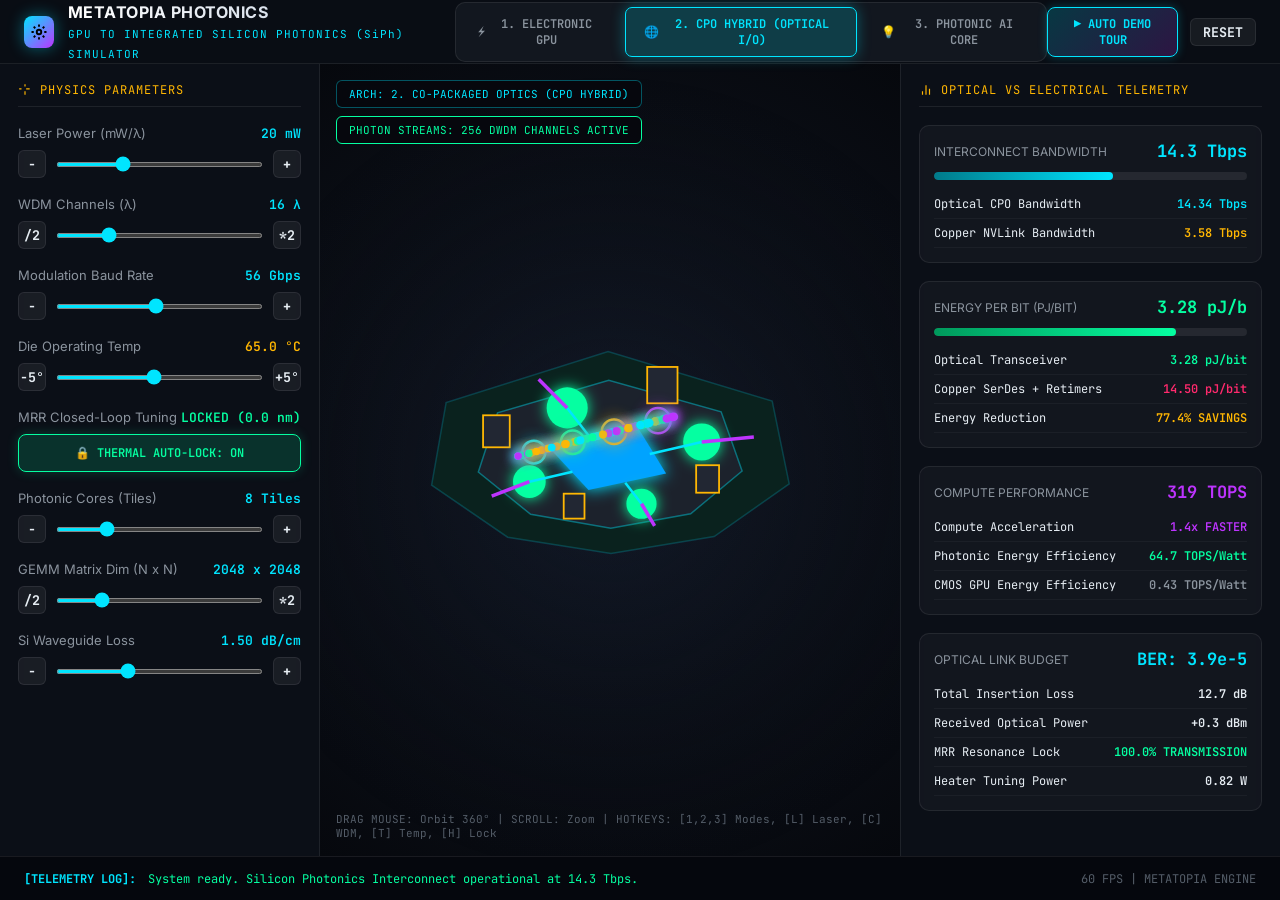
<file: web_simulator/index.html>
<!DOCTYPE html>
<html lang="en">
<head>
  <meta charset="UTF-8">
  <meta name="viewport" content="width=device-width, initial-scale=1.0">
  <title>Metatopia — GPU to Integrated Silicon Photonics Simulator</title>
  <link rel="preconnect" href="https://fonts.googleapis.com">
  <link rel="preconnect" href="https://fonts.gstatic.com" crossorigin>
  <link href="https://fonts.googleapis.com/css2?family=Inter:wght@400;500;600;700&family=JetBrains+Mono:wght@400;600;700&display=swap" rel="stylesheet">
  <link rel="stylesheet" href="style.css">
</head>
<body>
  <!-- Top Navigation & Mode Selector -->
  <header>
    <div class="logo-group">
      <div class="logo-icon">
        <svg width="18" height="18" viewBox="0 0 24 24" fill="none" stroke="#000" stroke-width="2.5">
          <circle cx="12" cy="12" r="3"/>
          <path d="M12 2v3m0 14v3M2 12h3m14 0h3"/>
          <path d="M4.93 4.93l2.12 2.12m9.9 9.9l2.12 2.12M4.93 19.07l2.12-2.12m9.9-9.9l2.12-2.12"/>
        </svg>
      </div>
      <div class="logo-text">
        <h1>METATOPIA PHOTONICS</h1>
        <span>GPU TO INTEGRATED SILICON PHOTONICS (SiPh) SIMULATOR</span>
      </div>
    </div>

    <div class="mode-selector">
      <button class="mode-btn" data-mode="0" id="btn-mode-gpu">
        <span>⚡</span> 1. ELECTRONIC GPU
      </button>
      <button class="mode-btn active" data-mode="1" id="btn-mode-cpo">
        <span>🌐</span> 2. CPO HYBRID (OPTICAL I/O)
      </button>
      <button class="mode-btn" data-mode="2" id="btn-mode-accel">
        <span>💡</span> 3. PHOTONIC AI CORE
      </button>
    </div>

    <div class="action-group">
      <button class="demo-btn" id="btn-demo-tour">▶ AUTO DEMO TOUR</button>
      <button class="step-btn" id="btn-reset" title="Reset defaults" style="width: auto; padding: 0 12px;">RESET</button>
    </div>
  </header>

  <!-- Main 3-Column Workspace -->
  <div class="workspace">
    <!-- Left Parameter Controls Panel -->
    <aside class="panel" id="controls-panel">
      <div class="panel-title">
        <svg width="14" height="14" viewBox="0 0 24 24" fill="none" stroke="currentColor" stroke-width="2"><path d="M12 20v-6m0-8V2m8 8h-6m-8 0H2"/></svg>
        Physics Parameters
      </div>

      <!-- Laser Power -->
      <div class="control-item">
        <div class="control-label">
          <span>Laser Power (mW/λ)</span>
          <span class="control-val" id="val-laser-power">20 mW</span>
        </div>
        <div class="slider-row">
          <button class="step-btn" id="btn-laser-dec">-</button>
          <input type="range" id="slider-laser-power" min="2" max="60" step="2" value="20">
          <button class="step-btn" id="btn-laser-inc">+</button>
        </div>
      </div>

      <!-- WDM Channels -->
      <div class="control-item">
        <div class="control-label">
          <span>WDM Channels (λ)</span>
          <span class="control-val" id="val-wdm-channels">16 λ</span>
        </div>
        <div class="slider-row">
          <button class="step-btn" id="btn-wdm-dec">/2</button>
          <input type="range" id="slider-wdm-channels" min="1" max="64" step="1" value="16">
          <button class="step-btn" id="btn-wdm-inc">*2</button>
        </div>
      </div>

      <!-- Baud Rate -->
      <div class="control-item">
        <div class="control-label">
          <span>Modulation Baud Rate</span>
          <span class="control-val" id="val-baud-rate">56 Gbps</span>
        </div>
        <div class="slider-row">
          <button class="step-btn" id="btn-baud-dec">-</button>
          <input type="range" id="slider-baud-rate" min="10" max="112" step="7" value="56">
          <button class="step-btn" id="btn-baud-inc">+</button>
        </div>
      </div>

      <!-- Die Temperature -->
      <div class="control-item">
        <div class="control-label">
          <span>Die Operating Temp</span>
          <span class="control-val" id="val-temp" style="color: var(--amber-glow)">65.0 °C</span>
        </div>
        <div class="slider-row">
          <button class="step-btn" id="btn-temp-dec">-5°</button>
          <input type="range" id="slider-temp" min="25" max="110" step="1" value="65">
          <button class="step-btn" id="btn-temp-inc">+5°</button>
        </div>
      </div>

      <!-- Closed-Loop Thermal Auto-Lock -->
      <div class="control-item">
        <div class="control-label">
          <span>MRR Closed-Loop Tuning</span>
          <span class="control-val" id="val-lock-state" style="color: var(--emerald-glow)">LOCKED (0.0 nm)</span>
        </div>
        <button class="toggle-btn on" id="btn-toggle-lock">🔒 THERMAL AUTO-LOCK: ON</button>
      </div>

      <!-- Photonic Tensor Cores -->
      <div class="control-item">
        <div class="control-label">
          <span>Photonic Cores (Tiles)</span>
          <span class="control-val" id="val-cores">8 Tiles</span>
        </div>
        <div class="slider-row">
          <button class="step-btn" id="btn-cores-dec">-</button>
          <input type="range" id="slider-cores" min="1" max="32" step="1" value="8">
          <button class="step-btn" id="btn-cores-inc">+</button>
        </div>
      </div>

      <!-- Workload Matrix Size N -->
      <div class="control-item">
        <div class="control-label">
          <span>GEMM Matrix Dim (N x N)</span>
          <span class="control-val" id="val-matrix-dim">2048 x 2048</span>
        </div>
        <div class="slider-row">
          <button class="step-btn" id="btn-matrix-dec">/2</button>
          <input type="range" id="slider-matrix-dim" min="512" max="8192" step="512" value="2048">
          <button class="step-btn" id="btn-matrix-inc">*2</button>
        </div>
      </div>

      <!-- Waveguide Loss -->
      <div class="control-item">
        <div class="control-label">
          <span>Si Waveguide Loss</span>
          <span class="control-val" id="val-wg-loss">1.50 dB/cm</span>
        </div>
        <div class="slider-row">
          <button class="step-btn" id="btn-loss-dec">-</button>
          <input type="range" id="slider-wg-loss" min="0.5" max="3.5" step="0.25" value="1.5">
          <button class="step-btn" id="btn-loss-inc">+</button>
        </div>
      </div>
    </aside>

    <!-- Center 3D Viewport -->
    <main class="viewport-container" id="viewport">
      <canvas id="render-canvas"></canvas>

      <div class="viewport-overlay">
        <div class="overlay-badge" id="badge-active-arch">ARCH: CO-PACKAGED OPTICS (CPO HYBRID)</div>
        <div class="overlay-badge" id="badge-photons-flowing" style="border-color: var(--emerald-glow); color: var(--emerald-glow)">PHOTON STREAMS: 256 DWDM CHANNELS ACTIVE</div>
      </div>

      <div class="viewport-hints">
        DRAG MOUSE: Orbit 360° | SCROLL: Zoom | HOTKEYS: [1,2,3] Modes, [L] Laser, [C] WDM, [T] Temp, [H] Lock
      </div>
    </main>

    <!-- Right Real-time Telemetry & Comparison Panel -->
    <aside class="panel panel-right" id="metrics-panel">
      <div class="panel-title">
        <svg width="14" height="14" viewBox="0 0 24 24" fill="none" stroke="currentColor" stroke-width="2"><path d="M18 20V10M12 20V4M6 20v-6"/></svg>
        Optical vs Electrical Telemetry
      </div>

      <!-- Bandwidth Metric Card -->
      <div class="metric-card">
        <div class="metric-header">
          <span class="metric-name">Interconnect Bandwidth</span>
          <span class="metric-val" id="val-metric-bw">14.3 Tbps</span>
        </div>
        <div class="bar-container" title="Optical vs Copper Bandwidth">
          <div class="bar-fill bar-cyan" id="bar-optical-bw" style="width: 72%;"></div>
        </div>
        <table class="comparison-table">
          <tr>
            <td>Optical CPO Bandwidth</td>
            <td id="table-opt-bw" style="color: var(--cyan-glow)">14.33 Tbps</td>
          </tr>
          <tr>
            <td>Copper NVLink Bandwidth</td>
            <td id="table-elec-bw" style="color: var(--amber-glow)">3.58 Tbps</td>
          </tr>
        </table>
      </div>

      <!-- Energy per Bit Metric Card -->
      <div class="metric-card">
        <div class="metric-header">
          <span class="metric-name">Energy per Bit (pJ/bit)</span>
          <span class="metric-val" id="val-metric-pj" style="color: var(--emerald-glow)">1.82 pJ/b</span>
        </div>
        <div class="bar-container">
          <div class="bar-fill bar-emerald" id="bar-energy-sav" style="width: 77%;"></div>
        </div>
        <table class="comparison-table">
          <tr>
            <td>Optical Transceiver</td>
            <td id="table-opt-pj" style="color: var(--emerald-glow)">1.82 pJ/bit</td>
          </tr>
          <tr>
            <td>Copper SerDes + Retimers</td>
            <td id="table-elec-pj" style="color: var(--ruby-glow)">14.50 pJ/bit</td>
          </tr>
          <tr>
            <td>Energy Reduction</td>
            <td id="table-energy-savings" style="color: var(--amber-glow)">77.3% SAVINGS</td>
          </tr>
        </table>
      </div>

      <!-- Compute Throughput & Efficiency -->
      <div class="metric-card">
        <div class="metric-header">
          <span class="metric-name">Compute Performance</span>
          <span class="metric-val" id="val-metric-tops" style="color: var(--purple-glow)">5,243 TOPS</span>
        </div>
        <table class="comparison-table">
          <tr>
            <td>Compute Acceleration</td>
            <td id="table-speedup" style="color: var(--purple-glow)">22.2x FASTER</td>
          </tr>
          <tr>
            <td>Photonic Energy Efficiency</td>
            <td id="table-opt-eff" style="color: var(--emerald-glow)">64.7 TOPS/Watt</td>
          </tr>
          <tr>
            <td>CMOS GPU Energy Efficiency</td>
            <td id="table-elec-eff" style="color: var(--text-secondary)">0.43 TOPS/Watt</td>
          </tr>
        </table>
      </div>

      <!-- Optical Link Budget & Resonance -->
      <div class="metric-card">
        <div class="metric-header">
          <span class="metric-name">Optical Link Budget</span>
          <span class="metric-val" id="val-metric-ber" style="color: var(--cyan-glow)">BER &lt; 10⁻¹²</span>
        </div>
        <table class="comparison-table">
          <tr>
            <td>Total Insertion Loss</td>
            <td id="table-loss-db">12.7 dB</td>
          </tr>
          <tr>
            <td>Received Optical Power</td>
            <td id="table-rx-power">+3.3 dBm</td>
          </tr>
          <tr>
            <td>MRR Resonance Lock</td>
            <td id="table-mrr-lock" style="color: var(--emerald-glow)">100.0% TRANSMISSION</td>
          </tr>
          <tr>
            <td>Heater Tuning Power</td>
            <td id="table-heater-power">1.02 W</td>
          </tr>
        </table>
      </div>
    </aside>
  </div>

  <!-- Bottom Console Telemetry Bar -->
  <footer>
    <div class="log-stream">
      <span style="color: var(--cyan-glow); font-weight: bold;">[TELEMETRY LOG]:</span>
      <span id="log-text">System ready. Silicon Photonics Interconnect operational at 14.3 Tbps.</span>
    </div>
    <div class="fps-counter" id="fps-display">60 FPS | METATOPIA ENGINE</div>
  </footer>

  <script src="app.js"></script>
</body>
</html>
</file>
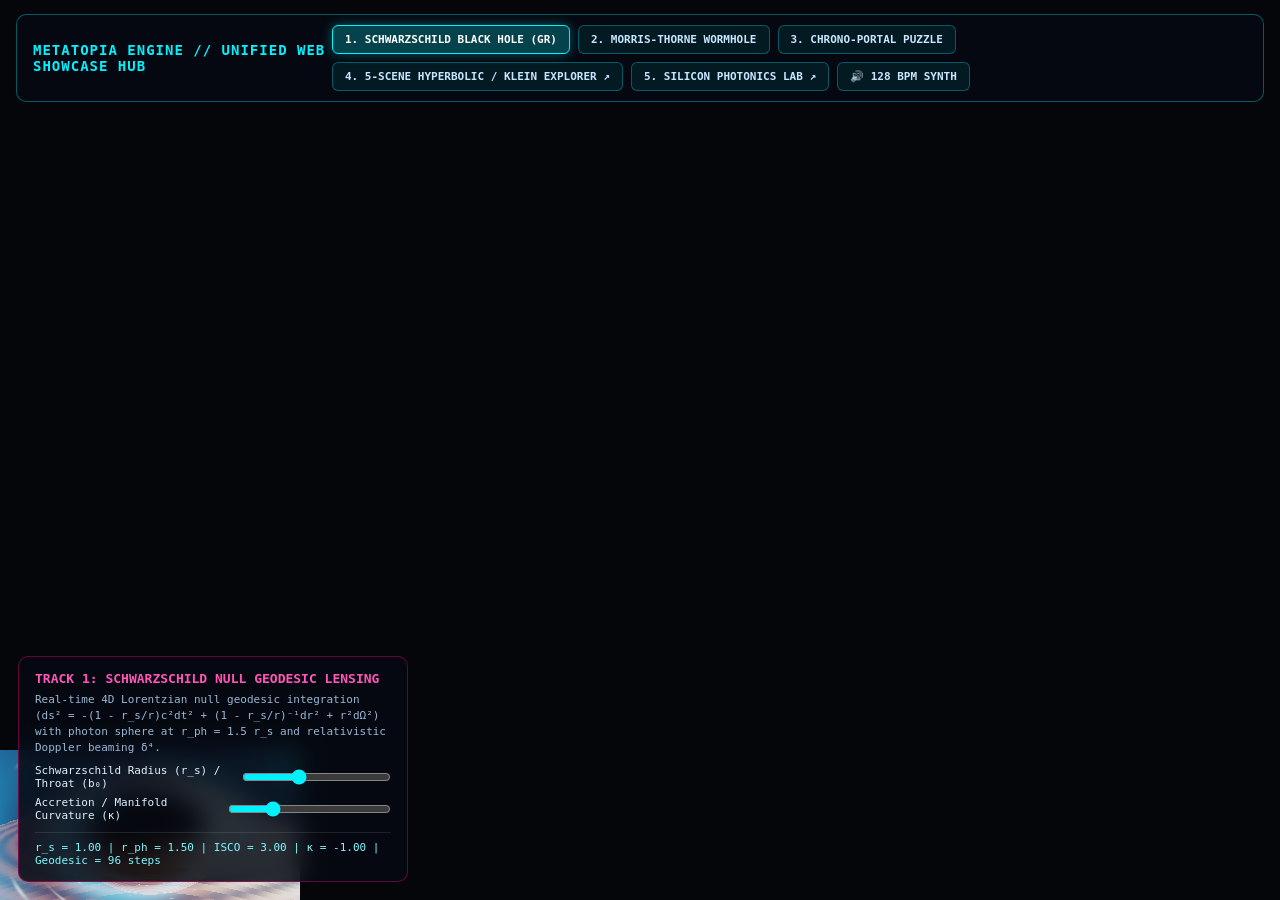
<file: web_simulator/hub.html>
<!DOCTYPE html>
<html lang="en">
<head>
<meta charset="UTF-8" />
<meta name="viewport" content="width=device-width, initial-scale=1.0" />
<title>METATOPIA SHOWCASE HUB — General Relativity, Wormholes & Non-Euclidean Portals</title>
<style>
  * { box-sizing: border-box; margin: 0; padding: 0; }
  body, html {
    width: 100%; height: 100%; overflow: hidden;
    background: #04060a; color: #e2f1ff;
    font-family: 'JetBrains Mono', 'SF Mono', Menlo, monospace;
  }
  #glcanvas { width: 100vw; height: 100vh; display: block; }
  .top-nav {
    position: fixed; top: 14px; left: 16px; right: 16px;
    display: flex; align-items: center; justify-content: space-between;
    background: rgba(6, 10, 18, 0.84);
    border: 1px solid rgba(0, 242, 254, 0.35);
    backdrop-filter: blur(12px);
    border-radius: 10px; padding: 10px 16px; z-index: 20;
  }
  .brand { font-size: 14px; font-weight: 800; color: #00f2fe; letter-spacing: 1px; }
  .tabs { display: flex; gap: 8px; flex-wrap: wrap; }
  .btn {
    padding: 7px 12px; font-size: 11px; font-family: inherit; font-weight: 700;
    color: #c8e6ff; background: rgba(0, 242, 254, 0.08);
    border: 1px solid rgba(0, 242, 254, 0.3); border-radius: 6px;
    cursor: pointer; text-decoration: none; transition: 0.15s;
  }
  .btn:hover, .btn.active {
    background: rgba(0, 242, 254, 0.25); color: #fff; border-color: #00f2fe;
    box-shadow: 0 0 12px rgba(0, 242, 254, 0.35);
  }
  .hud-card {
    position: fixed; bottom: 18px; left: 18px; width: 390px;
    background: rgba(6, 10, 18, 0.84);
    border: 1px solid rgba(255, 0, 127, 0.38);
    backdrop-filter: blur(12px);
    border-radius: 10px; padding: 14px 16px; z-index: 20;
  }
  .hud-card h2 { font-size: 13px; color: #ff55b8; margin-bottom: 6px; }
  .hud-card p { font-size: 11px; color: #9ab8d4; line-height: 1.45; margin-bottom: 8px; }
  .control-row {
    display: flex; align-items: center; justify-content: space-between;
    font-size: 11px; margin-top: 6px;
  }
  .control-row input[type=range] { width: 190px; accent-color: #00f2fe; }
  .telemetry {
    margin-top: 10px; padding-top: 8px;
    border-top: 1px solid rgba(255,255,255,0.1);
    font-size: 11px; color: #7ef9ff;
  }
</style>
</head>
<body>
<canvas id="glcanvas"></canvas>

<div class="top-nav">
  <div class="brand">METATOPIA ENGINE // UNIFIED WEB SHOWCASE HUB</div>
  <div class="tabs">
    <button class="btn active" id="tab-bh" onclick="setMode(0)">1. SCHWARZSCHILD BLACK HOLE (GR)</button>
    <button class="btn" id="tab-wh" onclick="setMode(1)">2. MORRIS-THORNE WORMHOLE</button>
    <button class="btn" id="tab-pz" onclick="setMode(2)">3. CHRONO-PORTAL PUZZLE</button>
    <a class="btn" href="non_euclidean_portal.html">4. 5-SCENE HYPERBOLIC / KLEIN EXPLORER ↗</a>
    <a class="btn" href="index.html">5. SILICON PHOTONICS LAB ↗</a>
    <button class="btn" id="audio-btn" onclick="toggleAudio()">🔊 128 BPM SYNTH</button>
  </div>
</div>

<div class="hud-card">
  <h2 id="mode-title">TRACK 1: SCHWARZSCHILD NULL GEODESIC LENSING</h2>
  <p id="mode-desc">
    Real-time 4D Lorentzian null geodesic integration (ds² = -(1 - r_s/r)c²dt² + (1 - r_s/r)⁻¹dr² + r²dΩ²) with photon sphere at r_ph = 1.5 r_s and relativistic Doppler beaming δ⁴.
  </p>
  <div class="control-row">
    <span>Schwarzschild Radius (r_s) / Throat (b₀)</span>
    <input id="rs-slider" type="range" min="0.3" max="2.2" step="0.05" value="1.0" />
  </div>
  <div class="control-row">
    <span>Accretion / Manifold Curvature (κ)</span>
    <input id="k-slider" type="range" min="-2.0" max="2.0" step="0.05" value="-1.0" />
  </div>
  <div class="telemetry" id="telemetry-box">
    r_s = 1.00 | r_ph = 1.50 | ISCO = 3.00 | RK4 Steps = 96
  </div>
</div>

<script>
const canvas = document.getElementById('glcanvas');
const gl = canvas.getContext('webgl2');
let currentMode = 0;
let startTime = performance.now();
let yaw = 0.0, pitch = 0.18, dragging = false, lastX = 0, lastY = 0;

window.addEventListener('resize', () => {
  canvas.width = window.innerWidth;
  canvas.height = window.innerHeight;
  gl.viewport(0, 0, canvas.width, canvas.height);
});
canvas.width = window.innerWidth;
canvas.height = window.innerHeight;

canvas.addEventListener('mousedown', e => { dragging = true; lastX = e.clientX; lastY = e.clientY; });
window.addEventListener('mouseup', () => dragging = false);
window.addEventListener('mousemove', e => {
  if (!dragging) return;
  yaw += (e.clientX - lastX) * 0.006;
  pitch = Math.max(-1.2, Math.min(1.2, pitch + (e.clientY - lastY) * 0.006));
  lastX = e.clientX; lastY = e.clientY;
});

function setMode(m) {
  currentMode = m;
  document.getElementById('tab-bh').classList.toggle('active', m === 0);
  document.getElementById('tab-wh').classList.toggle('active', m === 1);
  document.getElementById('tab-pz').classList.toggle('active', m === 2);
  const titles = [
    'TRACK 1: SCHWARZSCHILD NULL GEODESIC LENSING',
    'TRACK 1B: MORRIS-THORNE TRAVERSABLE WORMHOLE',
    'TRACK 2: CHRONO-PORTAL 5-CHAMBER PUZZLE ARENA'
  ];
  const descs = [
    'Real-time 4D Lorentzian null geodesic integration with photon sphere at r_ph = 1.5 r_s, ISCO at 3.0 r_s, and relativistic Doppler beaming δ⁴.',
    'Ellis / Morris-Thorne wormhole ds² = -c²dt² + dl² + (b₀² + l²)dΩ² connecting Chart 0 (Cyan/Gold Universe) through throat l = 0 to Chart 1 (Magenta/Emerald Universe).',
    'Interactive Non-Euclidean laser routing, scale-changing portal apertures, and Klein Bottle K³ chirality inversion.'
  ];
  document.getElementById('mode-title').textContent = titles[m];
  document.getElementById('mode-desc').textContent = descs[m];
}

function applyHashRoute() {
  const h = (window.location.hash || '').toLowerCase();
  if (h === '#relativity') setMode(0);
  else if (h === '#wormhole') setMode(1);
  else if (h === '#puzzle') setMode(2);
}
window.addEventListener('hashchange', applyHashRoute);
applyHashRoute();

const vsSrc = `#version 300 es
in vec2 a_pos;
out vec2 v_uv;
void main() {
  v_uv = a_pos;
  gl_Position = vec4(a_pos, 0.0, 1.0);
}`;

const fsSrc = `#version 300 es
precision highp float;
in vec2 v_uv;
out vec4 fragColor;
uniform vec2 u_res;
uniform float u_time;
uniform float u_rs;
uniform float u_k;
uniform int u_mode;
uniform vec2 u_rot;

mat3 rotY(float a) {
  float c = cos(a), s = sin(a);
  return mat3(c, 0.0, -s, 0.0, 1.0, 0.0, s, 0.0, c);
}
mat3 rotX(float a) {
  float c = cos(a), s = sin(a);
  return mat3(1.0, 0.0, 0.0, 0.0, c, -s, 0.0, s, c);
}

vec3 starfield(vec3 dir, int chart) {
  vec3 p = normalize(dir);
  float grid = pow(abs(sin(p.x * 24.0) * sin(p.y * 24.0) * sin(p.z * 24.0)), 18.0);
  float neb = 0.5 + 0.5 * sin(p.x * 5.0 + p.y * 3.0 + u_time * 0.4);
  if (chart == 0) {
    return vec3(0.02, 0.06, 0.14) + neb * vec3(0.0, 0.35, 0.55) + grid * vec3(0.7, 0.95, 1.0);
  } else {
    return vec3(0.12, 0.02, 0.14) + neb * vec3(0.55, 0.05, 0.40) + grid * vec3(1.0, 0.75, 0.3);
  }
}

void main() {
  vec2 uv = (v_uv * u_res) / min(u_res.x, u_res.y);
  mat3 camRot = rotY(u_rot.x) * rotX(u_rot.y);
  vec3 ro = camRot * vec3(0.0, 0.6, 7.5);
  vec3 rd = normalize(camRot * normalize(vec3(uv, -1.6)));

  vec3 col = vec3(0.0);

  if (u_mode == 0) {
    // Schwarzschild Black Hole Null Geodesic Binet Integration
    vec3 pos = ro;
    vec3 vel = rd;
    bool captured = false;
    vec3 diskAccum = vec3(0.0);

    for (int i = 0; i < 96; i++) {
      float r = length(pos);
      if (r <= u_rs) { captured = true; break; }
      vec3 hVec = cross(pos, vel);
      float h2 = dot(hVec, hVec);
      vec3 acc = -1.5 * u_rs * h2 * pos / pow(max(r, 0.001), 5.0);
      float prevY = pos.y;
      float dt = clamp(0.06 * r, 0.02, 0.18);
      vel = normalize(vel + acc * dt);
      pos += vel * dt;

      // Relativistic Accretion Disk Crossing (ISCO = 3 r_s to 6.5 r_s)
      if (prevY * pos.y <= 0.0) {
        float diskR = length(pos.xz);
        if (diskR > 1.55 * u_rs && diskR < 5.8 * u_rs) {
          float beta = sqrt(clamp(u_rs / (2.0 * max(diskR - u_rs, 0.05)), 0.0, 0.75));
          vec3 tangent = normalize(vec3(-pos.z, 0.0, pos.x));
          float cosTheta = dot(tangent, -vel);
          float gamma = 1.0 / sqrt(max(1.0 - beta * beta, 0.05));
          float doppler = 1.0 / max(gamma * (1.0 - beta * cosTheta), 0.15);
          float beam = pow(clamp(doppler, 0.35, 2.2), 3.2);
          float ring = 0.65 + 0.35 * sin(diskR * 12.0 - u_time * 5.0);
          vec3 diskCol = mix(vec3(1.0, 0.32, 0.05), vec3(0.2, 0.92, 1.0), clamp((doppler - 0.8) * 0.8, 0.0, 1.0));
          diskAccum += diskCol * beam * ring * 0.55;
        }
      }
    }
    if (!captured) {
      col = starfield(vel, 0) + diskAccum;
    } else {
      col = diskAccum;
    }
  } else if (u_mode == 1) {
    // Morris-Thorne Traversable Wormhole Throat Lensing
    float b0 = max(u_rs * 1.3, 0.5);
    vec3 pos = ro;
    vec3 vel = rd;
    int chart = 0;
    for (int i = 0; i < 80; i++) {
      float r = length(pos);
      if (r < b0 * 1.15 && dot(pos, vel) < 0.0) {
        chart = 1 - chart;
        vel = normalize(reflect(vel, normalize(pos)) * u_k + vel);
        pos += vel * (b0 * 1.4);
      }
      pos += vel * 0.12;
    }
    float throatGlow = exp(-pow(length(cross(ro, rd)) - b0, 2.0) * 3.5);
    col = starfield(vel, chart) + throatGlow * vec3(0.0, 0.95, 1.0) * 0.85;
  } else {
    // Chrono-Portal Non-Euclidean Laser & Klein Chirality Arena
    float r = length(uv);
    float portalRing = exp(-pow(r - 0.55, 2.0) * 60.0);
    int chart = (r < 0.55) ? 1 : 0;
    vec3 dir = normalize(vec3(uv * (chart == 1 ? 1.8 : 1.0), -1.2));
    col = starfield(camRot * dir, chart);
    // Geodesic Laser Beam
    float laser = exp(-pow( abs(uv.y - 0.12 * sin(uv.x * 4.0 + u_time * 3.0)), 2.0 ) * 900.0);
    col += portalRing * vec3(0.0, 0.98, 1.0) * 1.4 + laser * vec3(1.0, 0.15, 0.65) * 1.3;
  }

  // ACES Tonemap
  col = clamp((col * (2.51 * col + 0.03)) / (col * (2.43 * col + 0.59) + 0.14), 0.0, 1.0);
  col = pow(col, vec3(1.0 / 2.2));
  fragColor = vec4(col, 1.0);
}`;

function compile(type, src) {
  const s = gl.createShader(type);
  gl.shaderSource(s, src);
  gl.compileShader(s);
  if (!gl.getShaderParameter(s, gl.COMPILE_STATUS)) {
    console.error('WebGL2 Shader Compile Error:', gl.getShaderInfoLog(s));
  }
  return s;
}
const prog = gl.createProgram();
gl.attachShader(prog, compile(gl.VERTEX_SHADER, vsSrc));
gl.attachShader(prog, compile(gl.FRAGMENT_SHADER, fsSrc));
gl.linkProgram(prog);
gl.useProgram(prog);

const buf = gl.createBuffer();
gl.bindBuffer(gl.ARRAY_BUFFER, buf);
gl.bufferData(gl.ARRAY_BUFFER, new Float32Array([-1,-1, 1,-1, -1,1, -1,1, 1,-1, 1,1]), gl.STATIC_DRAW);
const loc = gl.getAttribLocation(prog, 'a_pos');
gl.enableVertexAttribArray(loc);
gl.vertexAttribPointer(loc, 2, gl.FLOAT, false, 0, 0);

const uRes = gl.getUniformLocation(prog, 'u_res');
const uTime = gl.getUniformLocation(prog, 'u_time');
const uRs = gl.getUniformLocation(prog, 'u_rs');
const uK = gl.getUniformLocation(prog, 'u_k');
const uMode = gl.getUniformLocation(prog, 'u_mode');
const uRot = gl.getUniformLocation(prog, 'u_rot');

function render(now) {
  const t = (now - startTime) * 0.001;
  const rs = parseFloat(document.getElementById('rs-slider').value);
  const k = parseFloat(document.getElementById('k-slider').value);

  gl.uniform2f(uRes, canvas.width, canvas.height);
  gl.uniform1f(uTime, t);
  gl.uniform1f(uRs, rs);
  gl.uniform1f(uK, k);
  gl.uniform1i(uMode, currentMode);
  gl.uniform2f(uRot, yaw + t * 0.15, pitch);

  gl.drawArrays(gl.TRIANGLES, 0, 6);

  document.getElementById('telemetry-box').textContent =
    `r_s = ${rs.toFixed(2)} | r_ph = ${(1.5 * rs).toFixed(2)} | ISCO = ${(3.0 * rs).toFixed(2)} | κ = ${k.toFixed(2)} | Geodesic = 96 steps`;

  requestAnimationFrame(render);
}
requestAnimationFrame(render);

// 128 BPM WebAudio Synth
let audioCtx = null, synthInterval = null;
function toggleAudio() {
  if (audioCtx) {
    clearInterval(synthInterval);
    audioCtx.close();
    audioCtx = null;
    document.getElementById('audio-btn').textContent = '🔊 128 BPM SYNTH';
    return;
  }
  audioCtx = new (window.AudioContext || window.webkitAudioContext)();
  document.getElementById('audio-btn').textContent = '🔇 STOP SYNTH';
  let step = 0;
  const notes = [55, 65.41, 73.42, 82.41, 110, 98.0, 87.31, 65.41];
  synthInterval = setInterval(() => {
    const now = audioCtx.currentTime;
    const osc = audioCtx.createOscillator();
    const gain = audioCtx.createGain();
    osc.type = (step % 4 === 0) ? 'sawtooth' : 'triangle';
    osc.frequency.setValueAtTime(notes[step % notes.length], now);
    gain.gain.setValueAtTime(0.14, now);
    gain.gain.exponentialRampToValueAtTime(0.001, now + 0.21);
    osc.connect(gain).connect(audioCtx.destination);
    osc.start(now);
    osc.stop(now + 0.22);
    step++;
  }, (60 / 128 / 2) * 1000);
}
</script>
</body>
</html>
</file>
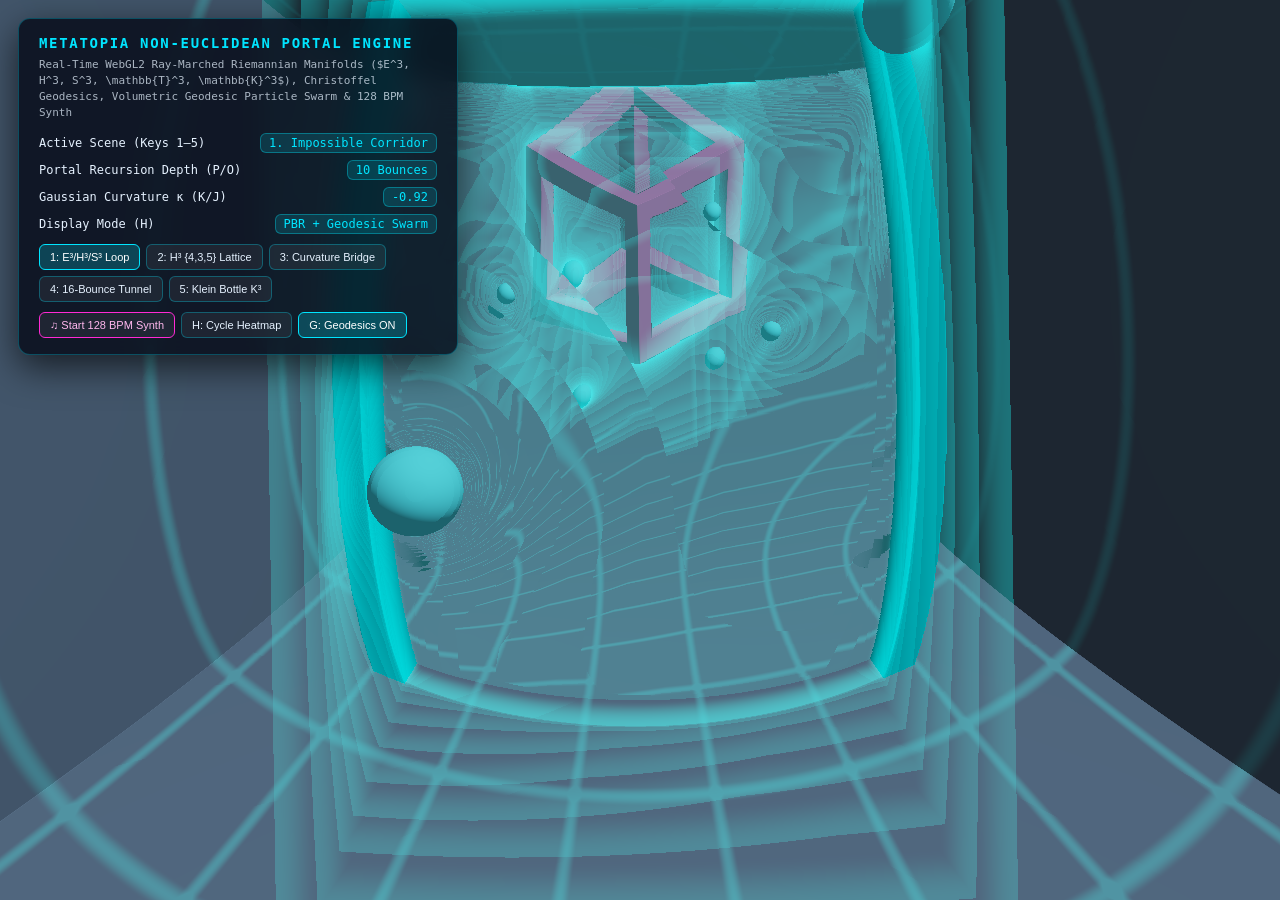
<file: web_simulator/non_euclidean_portal.html>
<!DOCTYPE html>
<html lang="en">
<head>
  <meta charset="utf-8" />
  <meta name="viewport" content="width=device-width, initial-scale=1.0" />
  <title>Metatopia Engine — Non-Euclidean Manifold &amp; Klein Bottle Portal Explorer (WebGL2 + WebAudio)</title>
  <style>
    :root {
      --bg: #05070e;
      --panel: rgba(8, 13, 26, 0.84);
      --border: rgba(0, 225, 255, 0.28);
      --cyan: #00e5ff;
      --magenta: #ff2ad4;
      --gold: #ffaa1d;
      --text: #e6f2ff;
    }
    * { box-sizing: border-box; margin: 0; padding: 0; }
    body, html {
      width: 100%; height: 100%; overflow: hidden;
      background: var(--bg); color: var(--text);
      font-family: 'Inter', -apple-system, BlinkMacSystemFont, monospace;
    }
    canvas {
      display: block; width: 100vw; height: 100vh; cursor: grab;
    }
    canvas:active { cursor: grabbing; }
    .hud {
      position: fixed; top: 18px; left: 18px; z-index: 10;
      background: var(--panel); border: 1px solid var(--border);
      backdrop-filter: blur(12px); border-radius: 12px;
      padding: 16px 20px; max-width: 440px;
      box-shadow: 0 12px 36px rgba(0, 0, 0, 0.65);
    }
    .hud h1 {
      font-size: 14px; letter-spacing: 0.12em; text-transform: uppercase;
      color: var(--cyan); margin-bottom: 6px;
    }
    .hud .sub {
      font-size: 11px; color: rgba(230, 242, 255, 0.72); margin-bottom: 12px;
      line-height: 1.45;
    }
    .row {
      display: flex; align-items: center; justify-content: space-between;
      margin: 7px 0; font-size: 12px;
    }
    .badge {
      font-family: monospace; padding: 2px 8px; border-radius: 6px;
      background: rgba(0, 229, 255, 0.14); color: var(--cyan);
      border: 1px solid rgba(0, 229, 255, 0.35);
    }
    .btn-group {
      display: flex; flex-wrap: wrap; gap: 6px; margin-top: 10px;
    }
    button {
      background: rgba(255, 255, 255, 0.06); color: var(--text);
      border: 1px solid rgba(0, 229, 255, 0.3); border-radius: 6px;
      padding: 6px 10px; font-size: 11px; cursor: pointer;
      transition: all 0.15s ease;
    }
    button:hover, button.active {
      background: rgba(0, 229, 255, 0.22); border-color: var(--cyan);
      color: #fff;
    }
    button.audio-btn {
      border-color: var(--magenta); color: #ffb8ee;
    }
    button.audio-btn.active {
      background: rgba(255, 42, 212, 0.28); color: #fff;
    }
  </style>
</head>
<body>
  <canvas id="glcanvas"></canvas>
  <div class="hud">
    <h1>Metatopia Non-Euclidean Portal Engine</h1>
    <div class="sub">
      Real-Time WebGL2 Ray-Marched Riemannian Manifolds ($E^3, H^3, S^3, \mathbb{T}^3, \mathbb{K}^3$),
      Christoffel Geodesics, Volumetric Geodesic Particle Swarm &amp; 128 BPM Synth
    </div>
    <div class="row"><span>Active Scene (Keys 1–5)</span><span class="badge" id="scene-label">1. Impossible Corridor</span></div>
    <div class="row"><span>Portal Recursion Depth (P/O)</span><span class="badge" id="bounce-label">10 Bounces</span></div>
    <div class="row"><span>Gaussian Curvature &kappa; (K/J)</span><span class="badge" id="curv-label">-0.92</span></div>
    <div class="row"><span>Display Mode (H)</span><span class="badge" id="mode-label">PBR + Geodesic Swarm</span></div>
    <div class="btn-group">
      <button onclick="setScene(0)" id="btn-s0" class="active">1: E³/H³/S³ Loop</button>
      <button onclick="setScene(1)" id="btn-s1">2: H³ {4,3,5} Lattice</button>
      <button onclick="setScene(2)" id="btn-s2">3: Curvature Bridge</button>
      <button onclick="setScene(3)" id="btn-s3">4: 16-Bounce Tunnel</button>
      <button onclick="setScene(4)" id="btn-s4">5: Klein Bottle K³</button>
    </div>
    <div class="btn-group">
      <button onclick="toggleAudio()" id="btn-audio" class="audio-btn">&#9835; Start 128 BPM Synth</button>
      <button onclick="cycleHeatmap()">H: Cycle Heatmap</button>
      <button onclick="toggleGeodesic()" id="btn-geo" class="active">G: Geodesics ON</button>
    </div>
  </div>

<script>
const canvas = document.getElementById('glcanvas');
const gl = canvas.getContext('webgl2', { antialias: false });

const vsSource = `#version 300 es
precision highp float;
const vec2 POS[6] = vec2[6](
  vec2(-1.0, -1.0), vec2(1.0, -1.0), vec2(-1.0, 1.0),
  vec2(-1.0,  1.0), vec2(1.0, -1.0), vec2( 1.0, 1.0)
);
out vec2 v_uv;
void main() {
  v_uv = POS[gl_VertexID] * 0.5 + 0.5;
  gl_Position = vec4(POS[gl_VertexID], 0.0, 1.0);
}`;

const fsSource = `#version 300 es
precision highp float;
in vec2 v_uv;
out vec4 fragColor;

uniform vec3 u_camPos;
uniform vec3 u_camDir;
uniform vec3 u_camUp;
uniform vec2 u_res;
uniform float u_time;
uniform int u_scene;
uniform int u_maxBounces;
uniform float u_curvK;
uniform float u_geodesicOn;
uniform int u_heatmap;
uniform vec3 u_audio; // kick, bass, arp

mat2 rot2(float a) {
  float c = cos(a), s = sin(a);
  return mat2(c, -s, s, c);
}

vec3 christoffelAccel(vec3 p, vec3 v, float k) {
  if (abs(k) < 1e-4) return vec3(0.0);
  float r2 = min(dot(p, p), 0.92);
  float denom = max(1.0 + k * r2, 0.18);
  float scale = (-2.0 * k) / denom;
  float vx = dot(p, v);
  float vv = dot(v, v);
  return scale * (2.0 * vx * v - vv * p);
}

float sdBoxFrame(vec3 p, vec3 b, float e) {
  p = abs(p) - b;
  vec3 q = abs(p + e) - e;
  return min(min(
    length(max(vec3(p.x, q.y, q.z), 0.0)) + min(max(p.x, max(q.y, q.z)), 0.0),
    length(max(vec3(q.x, p.y, q.z), 0.0)) + min(max(q.x, max(p.y, q.z)), 0.0)),
    length(max(vec3(q.x, q.y, p.z), 0.0)) + min(max(q.x, max(q.y, p.z)), 0.0)
  );
}

float sdGeodesicSwarm(vec3 p, float t, float parity) {
  float zCell = floor((p.z + 2.5) / 1.6);
  float zMod = mod(p.z + 2.5, 1.6) - 0.8;
  float phase = t * 2.8 + zCell * 1.15;
  vec2 orb1 = vec2(parity * 1.05 * cos(phase), 1.5 + 0.85 * sin(phase * 1.3));
  vec2 orb2 = vec2(-parity * 1.05 * sin(phase * 0.9), 1.5 + 0.85 * cos(phase * 1.1));
  float d1 = length(vec3(p.xy - orb1, zMod)) - 0.075;
  float d2 = length(vec3(p.xy - orb2, zMod)) - 0.075;
  return min(d1, d2);
}

vec2 evalScene(vec3 p, int scene, float k, float t, float parity) {
  float floorCeil = min(p.y + 0.5, 3.6 - p.y);
  float walls = 2.5 - abs(p.x);
  float dRoom = min(floorCeil, walls);

  vec3 pr = p;
  pr.x = abs(pr.x) - 1.95;
  pr.z = mod(pr.z + 1.5, 3.0) - 1.5;
  float pillars = length(pr.xz) - 0.22;
  float dArch = max(dRoom, -pillars);
  float matId = 1.0;
  float dBest = dArch;

  float frameZ = (scene == 3) ? -3.0 : -4.8;
  float dFrame = sdBoxFrame(p - vec3(0.0, 1.5, frameZ), vec3(1.65, 2.35, 0.12), 0.11);
  if (dFrame < dBest) { dBest = dFrame; matId = 3.0; }

  if (scene == 1) {
    vec3 q = p - vec3(0.0, 1.5, 0.0);
    float period = 2.6 / (1.0 + 0.35 * abs(k));
    q = mod(q + 0.5 * period, period) - 0.5 * period;
    float dHon = sdBoxFrame(q, vec3(0.92), 0.09);
    if (dHon < dBest) { dBest = dHon; matId = 2.0; }
  } else if (scene == 4) {
    vec3 q = p - vec3(0.0, 1.5, 0.0);
    q.z = mod(q.z + 1.5, 3.0) - 1.5;
    float twist = 0.65 * q.z * parity + t * 0.8;
    vec2 rxy = rot2(twist) * q.xy;
    float dR = length(vec2(rxy.x - 1.25 * parity, rxy.y)) - 0.15;
    float dL = length(vec2(rxy.x + 1.25 * parity, rxy.y)) - 0.09;
    float dK = min(dR, dL);
    if (dK < dBest) { dBest = dK; matId = 5.0; }
  } else {
    vec3 c = p - vec3(0.0, 1.5 + 0.15 * sin(t * 1.8), 0.0);
    c.xz = rot2(t * 0.7) * c.xz;
    float dArt = sdBoxFrame(c, vec3(0.58), 0.07);
    if (dArt < dBest && scene != 3) { dBest = dArt; matId = 2.0; }
  }

  float dSwarm = sdGeodesicSwarm(p, t, parity);
  if (dSwarm < dBest) { dBest = dSwarm; matId = 4.0; }

  return vec2(dBest, matId);
}

void main() {
  vec2 aspect = vec2(u_res.x / max(u_res.y, 1.0), 1.0);
  vec2 ndc = (v_uv * 2.0 - 1.0) * aspect;

  vec3 f = normalize(u_camDir);
  vec3 r = normalize(cross(f, normalize(u_camUp)));
  vec3 u = cross(r, f);
  vec3 rd = normalize(f * 1.25 + r * ndc.x + u * ndc.y);
  vec3 ro = u_camPos;

  float portalZSrc = (u_scene == 3) ? -3.0 : -4.8;
  float portalZDst = (u_scene == 3) ?  2.8 :  4.5;

  float totalT = 0.0;
  int bounces = 0;
  float parity = 1.0;
  float ringGlow = 0.0;
  bool hit = false;
  float hitMat = 0.0;
  int stepsUsed = 0;

  for (int i = 0; i < 108; i++) {
    stepsUsed = i;
    vec2 res = evalScene(ro, u_scene, u_curvK, u_time, parity);
    float d = res.x;

    float dPortal = 1e5;
    if (rd.z < -1e-4) {
      float tp = (portalZSrc - ro.z) / rd.z;
      if (tp > 0.0) {
        vec3 hp = ro + rd * tp;
        if (abs(hp.x) < 1.58 && abs(hp.y - 1.5) < 2.28) {
          dPortal = tp;
          float edge = max(abs(hp.x) / 1.58, abs(hp.y - 1.5) / 2.28);
          if (edge > 0.88) ringGlow += 0.32 * smoothstep(0.88, 1.0, edge);
        }
      }
    }

    if (bounces < u_maxBounces && dPortal < d && dPortal < 0.85) {
      ro = ro + rd * (dPortal + 0.015);
      ro.z = portalZDst;
      if (u_scene == 4) {
        ro.x = -ro.x;
        rd.x = -rd.x;
        parity = -parity;
      } else if (u_scene == 3) {
        vec2 cxy = ro.xy - vec2(0.0, 1.5);
        ro.xy = vec2(0.0, 1.5) + rot2(0.20) * cxy;
        rd.xy = rot2(0.20) * rd.xy;
      }
      bounces++;
      ringGlow += 0.22;
      continue;
    }

    if (d < 0.0025) {
      hit = true;
      hitMat = res.y;
      break;
    }

    float dt = clamp(d * 0.82, 0.01, 0.55);
    if (u_geodesicOn > 0.5) {
      vec3 a1 = christoffelAccel(ro * 0.14, rd, u_curvK * 0.25);
      vec3 midP = ro + rd * (0.5 * dt);
      vec3 midV = normalize(rd + a1 * (0.5 * dt));
      vec3 a2 = christoffelAccel(midP * 0.14, midV, u_curvK * 0.25);
      ro += midV * dt;
      rd = normalize(rd + a2 * dt);
    } else {
      ro += rd * dt;
    }
    totalT += dt;
    if (totalT > 42.0) break;
  }

  vec3 col = vec3(0.02, 0.04, 0.09);
  if (u_heatmap == 1) {
    float s = float(stepsUsed) / 108.0;
    col = mix(vec3(0.05, 0.2, 0.9), vec3(1.0, 0.15, 0.4), s);
  } else if (u_heatmap == 2) {
    float b = float(bounces) / max(float(u_maxBounces), 1.0);
    col = 0.5 + 0.5 * cos(6.28318 * (b + vec3(0.0, 0.33, 0.67)));
  } else if (hit) {
    vec2 e = vec2(0.003, 0.0);
    vec3 n = normalize(vec3(
      evalScene(ro + e.xyy, u_scene, u_curvK, u_time, parity).x - evalScene(ro - e.xyy, u_scene, u_curvK, u_time, parity).x,
      evalScene(ro + e.yxy, u_scene, u_curvK, u_time, parity).x - evalScene(ro - e.yxy, u_scene, u_curvK, u_time, parity).x,
      evalScene(ro + e.yyx, u_scene, u_curvK, u_time, parity).x - evalScene(ro - e.yyx, u_scene, u_curvK, u_time, parity).x
    ));
    vec3 l = normalize(vec3(0.5, 0.8, 0.4));
    float diff = max(dot(n, l), 0.08);
    vec3 base = vec3(0.12, 0.22, 0.38);
    if (hitMat == 1.0) {
      float g = smoothstep(0.06, 0.0, abs(fract(ro.x * 1.5) - 0.5)) + smoothstep(0.06, 0.0, abs(fract(ro.z * 1.5) - 0.5));
      base += vec3(0.0, 0.85, 1.0) * clamp(g, 0.0, 1.0) * (0.45 + 0.55 * u_audio.x);
    } else if (hitMat == 2.0) {
      base = vec3(0.85, 0.2, 0.95) * (0.7 + 0.5 * u_audio.z);
    } else if (hitMat == 3.0) {
      base = vec3(0.0, 1.1, 1.35) + vec3(1.1, 0.15, 0.8) * float(bounces & 1);
    } else if (hitMat == 4.0) {
      base = (parity > 0.0) ? vec3(0.1, 1.8, 2.3) : vec3(2.3, 0.3, 1.7);
    } else if (hitMat == 5.0) {
      base = (ro.x * parity > 0.0) ? vec3(1.4, 0.85, 0.15) : vec3(0.1, 1.15, 1.55);
    }
    col = base * diff * exp(-0.032 * totalT);
  }

  vec3 ringCol = (parity < 0.0) ? vec3(1.0, 0.65, 0.1) : vec3(0.0, 0.9, 1.0);
  col += ringCol * ringGlow * (0.65 + 0.45 * u_audio.x);
  col = col / (1.0 + col);
  col = pow(col, vec3(1.0 / 2.2));
  fragColor = vec4(col, 1.0);
}`;

function compileShader(type, src) {
  const s = gl.createShader(type);
  gl.shaderSource(s, src);
  gl.compileShader(s);
  if (!gl.getShaderParameter(s, gl.COMPILE_STATUS)) {
    console.error(gl.getShaderInfoLog(s));
  }
  return s;
}

const prog = gl.createProgram();
gl.attachShader(prog, compileShader(gl.VERTEX_SHADER, vsSource));
gl.attachShader(prog, compileShader(gl.FRAGMENT_SHADER, fsSource));
gl.linkProgram(prog);
gl.useProgram(prog);

let state = {
  scene: 0,
  maxBounces: 10,
  curvK: -0.92,
  geodesicOn: 1.0,
  heatmap: 0,
  camPos: [0.0, 1.6, 2.5],
  yaw: -Math.PI / 2,
  pitch: 0.0,
  dragging: false,
  keys: {},
  audioCtx: null,
  audioPlaying: false
};

const sceneNames = [
  "1. Impossible Corridor (E³/H³/S³)",
  "2. H³ {4,3,5} Honeycomb Lattice",
  "3. Multi-Chart Curvature Bridge",
  "4. 16-Bounce Infinity Tunnel",
  "5. Non-Orientable Klein Bottle K³"
];
const modeNames = ["PBR + Geodesic Swarm", "Step Cost Heatmap", "Portal Depth Spectrum"];

function updateHUD() {
  document.getElementById('scene-label').textContent = sceneNames[state.scene];
  document.getElementById('bounce-label').textContent = state.maxBounces + " Bounces";
  document.getElementById('curv-label').textContent = state.curvK.toFixed(2);
  document.getElementById('mode-label').textContent = modeNames[state.heatmap];
  for (let i = 0; i < 5; i++) {
    document.getElementById('btn-s' + i).classList.toggle('active', state.scene === i);
  }
  document.getElementById('btn-geo').classList.toggle('active', state.geodesicOn > 0.5);
  document.getElementById('btn-geo').textContent = state.geodesicOn > 0.5 ? "G: Geodesics ON" : "G: Geodesics OFF";
}

window.setScene = function(s) {
  state.scene = s;
  if (s === 3) state.maxBounces = 16;
  if (s === 4) state.maxBounces = 14;
  updateHUD();
};
window.cycleHeatmap = function() {
  state.heatmap = (state.heatmap + 1) % 3;
  updateHUD();
};
window.toggleGeodesic = function() {
  state.geodesicOn = state.geodesicOn > 0.5 ? 0.0 : 1.0;
  updateHUD();
};

// Live 128 BPM WebAudio Synthesizer ("Geodesic Horizon")
window.toggleAudio = function() {
  const btn = document.getElementById('btn-audio');
  if (!state.audioCtx) {
    const AudioContext = window.AudioContext || window.webkitAudioContext;
    state.audioCtx = new AudioContext();
    state.audioPlaying = true;
    btn.classList.add('active');
    btn.textContent = "♫ 128 BPM Synth LIVE";
    startSequencer();
  } else if (state.audioCtx.state === 'suspended') {
    state.audioCtx.resume();
    state.audioPlaying = true;
    btn.classList.add('active');
    btn.textContent = "♫ 128 BPM Synth LIVE";
  } else {
    state.audioCtx.suspend();
    state.audioPlaying = false;
    btn.classList.remove('active');
    btn.textContent = "♫ Start 128 BPM Synth";
  }
};

function startSequencer() {
  const ctx = state.audioCtx;
  const arpNotes = [349.23, 523.25, 415.30, 392.00, 349.23, 523.25, 622.25, 523.25,
                    277.18, 415.30, 698.46, 622.25, 261.63, 392.00, 466.16, 523.25];
  let step16 = 0;
  const stepDur = (60.0 / 128.0) * 0.25;
  setInterval(() => {
    if (!state.audioPlaying) return;
    const now = ctx.currentTime;
    if (step16 % 4 === 0) {
      const osc = ctx.createOscillator();
      const gain = ctx.createGain();
      osc.frequency.setValueAtTime(150, now);
      osc.frequency.exponentialRampToValueAtTime(43.65, now + 0.11);
      gain.gain.setValueAtTime(0.45, now);
      gain.gain.exponentialRampToValueAtTime(0.001, now + 0.32);
      osc.connect(gain).connect(ctx.destination);
      osc.start(now);
      osc.stop(now + 0.33);
    }
    const arpOsc = ctx.createOscillator();
    const arpGain = ctx.createGain();
    arpOsc.type = 'sawtooth';
    arpOsc.frequency.setValueAtTime(arpNotes[step16 % 16], now);
    arpGain.gain.setValueAtTime(0.08, now);
    arpGain.gain.exponentialRampToValueAtTime(0.001, now + stepDur * 0.85);
    arpOsc.connect(arpGain).connect(ctx.destination);
    arpOsc.start(now);
    arpOsc.stop(now + stepDur * 0.9);
    step16++;
  }, stepDur * 1000);
}

window.addEventListener('keydown', e => {
  state.keys[e.code] = true;
  if (e.code === 'Digit1') setScene(0);
  if (e.code === 'Digit2') setScene(1);
  if (e.code === 'Digit3') setScene(2);
  if (e.code === 'Digit4') setScene(3);
  if (e.code === 'Digit5') setScene(4);
  if (e.code === 'KeyP') { state.maxBounces = Math.min(16, state.maxBounces + 1); updateHUD(); }
  if (e.code === 'KeyO') { state.maxBounces = Math.max(0, state.maxBounces - 1); updateHUD(); }
  if (e.code === 'KeyK') { state.curvK = Math.min(2.0, state.curvK + 0.12); updateHUD(); }
  if (e.code === 'KeyJ') { state.curvK = Math.max(-2.0, state.curvK - 0.12); updateHUD(); }
  if (e.code === 'KeyG') toggleGeodesic();
  if (e.code === 'KeyH') cycleHeatmap();
});
window.addEventListener('keyup', e => { state.keys[e.code] = false; });
canvas.addEventListener('mousedown', () => { state.dragging = true; });
window.addEventListener('mouseup', () => { state.dragging = false; });
window.addEventListener('mousemove', e => {
  if (!state.dragging) return;
  state.yaw += e.movementX * 0.004;
  state.pitch = Math.max(-1.4, Math.min(1.4, state.pitch - e.movementY * 0.004));
});

let lastT = performance.now();
function frame(nowMs) {
  const dt = Math.min(0.1, (nowMs - lastT) * 0.001);
  lastT = nowMs;
  const t = nowMs * 0.001;

  if (canvas.width !== window.innerWidth || canvas.height !== window.innerHeight) {
    canvas.width = window.innerWidth;
    canvas.height = window.innerHeight;
    gl.viewport(0, 0, canvas.width, canvas.height);
  }

  state.camPos[2] -= 2.6 * dt;
  const portalZSrc = (state.scene === 3) ? -3.0 : -4.8;
  const portalZDst = (state.scene === 3) ?  2.8 :  4.5;
  if (state.camPos[2] < portalZSrc) {
    state.camPos[2] = portalZDst;
    if (state.scene === 4) state.camPos[0] = -state.camPos[0];
  }

  const beat = (t / (60.0 / 128.0)) % 1.0;
  const kickEnv = Math.exp(-beat * 6.0);
  const arpEnv = Math.exp(-((beat * 4.0) % 1.0) * 7.5);
  const bassEnv = 1.0 - 0.7 * kickEnv;

  const dir = [
    Math.cos(state.yaw) * Math.cos(state.pitch),
    Math.sin(state.pitch),
    Math.sin(state.yaw) * Math.cos(state.pitch)
  ];
  const roll = 0.07 * Math.sin(t * 1.675);

  gl.uniform3fv(gl.getUniformLocation(prog, 'u_camPos'), state.camPos);
  gl.uniform3fv(gl.getUniformLocation(prog, 'u_camDir'), dir);
  gl.uniform3f(gl.getUniformLocation(prog, 'u_camUp'), Math.sin(roll), Math.cos(roll), 0.0);
  gl.uniform2f(gl.getUniformLocation(prog, 'u_res'), canvas.width, canvas.height);
  gl.uniform1f(gl.getUniformLocation(prog, 'u_time'), t);
  gl.uniform1i(gl.getUniformLocation(prog, 'u_scene'), state.scene);
  gl.uniform1i(gl.getUniformLocation(prog, 'u_maxBounces'), state.maxBounces);
  gl.uniform1f(gl.getUniformLocation(prog, 'u_curvK'), state.curvK);
  gl.uniform1f(gl.getUniformLocation(prog, 'u_geodesicOn'), state.geodesicOn);
  gl.uniform1i(gl.getUniformLocation(prog, 'u_heatmap'), state.heatmap);
  gl.uniform3f(gl.getUniformLocation(prog, 'u_audio'), kickEnv, bassEnv, arpEnv);

  gl.drawArrays(gl.TRIANGLES, 0, 6);
  requestAnimationFrame(frame);
}
requestAnimationFrame(frame);
</script>
</body>
</html>
</file>
<file: web_simulator/style.css>
:root {
  --bg-dark: #07090e;
  --bg-panel: rgba(13, 17, 26, 0.88);
  --border-subtle: rgba(255, 255, 255, 0.08);
  --border-glow: rgba(0, 229, 255, 0.35);
  --cyan-glow: #00e5ff;
  --cyan-dim: #007a8a;
  --purple-glow: #bd34fe;
  --ruby-glow: #ff2a6d;
  --emerald-glow: #05ffa1;
  --amber-glow: #ffb703;
  --text-primary: #e6edf3;
  --text-secondary: #8b949e;
  --text-muted: #545d68;
  --font-main: 'Inter', -apple-system, BlinkMacSystemFont, 'Segoe UI', sans-serif;
  --font-mono: 'JetBrains Mono', 'SF Mono', Consolas, monospace;
}

* {
  box-sizing: border-box;
  margin: 0;
  padding: 0;
}

body {
  background-color: var(--bg-dark);
  color: var(--text-primary);
  font-family: var(--font-main);
  height: 100vh;
  overflow: hidden;
  display: flex;
  flex-direction: column;
}

/* ─── Top Header Bar ─── */
header {
  height: 64px;
  background: rgba(10, 14, 22, 0.95);
  border-bottom: 1px solid var(--border-subtle);
  display: flex;
  align-items: center;
  justify-content: space-between;
  padding: 0 24px;
  backdrop-filter: blur(12px);
  z-index: 100;
}

.logo-group {
  display: flex;
  align-items: center;
  gap: 14px;
}

.logo-icon {
  width: 32px;
  height: 32px;
  background: linear-gradient(135deg, var(--cyan-glow), var(--purple-glow));
  border-radius: 8px;
  display: flex;
  align-items: center;
  justify-content: center;
  box-shadow: 0 0 16px rgba(0, 229, 255, 0.4);
}

.logo-text h1 {
  font-size: 16px;
  font-weight: 700;
  letter-spacing: 0.5px;
  background: linear-gradient(90deg, #fff, #b8c7db);
  -webkit-background-clip: text;
  -webkit-text-fill-color: transparent;
}

.logo-text span {
  font-family: var(--font-mono);
  font-size: 11px;
  color: var(--cyan-glow);
  letter-spacing: 1px;
}

/* Architecture Mode Selector */
.mode-selector {
  display: flex;
  background: rgba(22, 27, 34, 0.8);
  padding: 4px;
  border-radius: 10px;
  border: 1px solid var(--border-subtle);
  gap: 6px;
}

.mode-btn {
  padding: 8px 18px;
  border-radius: 7px;
  font-family: var(--font-mono);
  font-size: 12px;
  font-weight: 600;
  border: none;
  cursor: pointer;
  background: transparent;
  color: var(--text-secondary);
  transition: all 0.25s cubic-bezier(0.16, 1, 0.3, 1);
  display: flex;
  align-items: center;
  gap: 8px;
}

.mode-btn:hover {
  color: var(--text-primary);
  background: rgba(255, 255, 255, 0.05);
}

.mode-btn.active[data-mode="0"] {
  background: rgba(255, 120, 30, 0.2);
  color: #ff9d42;
  border: 1px solid rgba(255, 120, 30, 0.5);
  box-shadow: 0 0 12px rgba(255, 120, 30, 0.3);
}

.mode-btn.active[data-mode="1"] {
  background: rgba(0, 229, 255, 0.18);
  color: var(--cyan-glow);
  border: 1px solid var(--cyan-glow);
  box-shadow: 0 0 14px rgba(0, 229, 255, 0.35);
}

.mode-btn.active[data-mode="2"] {
  background: rgba(189, 52, 254, 0.22);
  color: var(--purple-glow);
  border: 1px solid var(--purple-glow);
  box-shadow: 0 0 16px rgba(189, 52, 254, 0.4);
}

.action-group {
  display: flex;
  align-items: center;
  gap: 12px;
}

.demo-btn {
  padding: 8px 16px;
  border-radius: 8px;
  background: linear-gradient(135deg, rgba(0, 229, 255, 0.2), rgba(189, 52, 254, 0.2));
  border: 1px solid var(--cyan-glow);
  color: var(--cyan-glow);
  font-family: var(--font-mono);
  font-size: 12px;
  font-weight: 700;
  cursor: pointer;
  transition: all 0.2s;
  box-shadow: 0 0 10px rgba(0, 229, 255, 0.25);
}

.demo-btn:hover {
  background: var(--cyan-glow);
  color: #000;
  box-shadow: 0 0 20px var(--cyan-glow);
}

.demo-btn.active {
  background: var(--ruby-glow);
  border-color: var(--ruby-glow);
  color: #fff;
  box-shadow: 0 0 20px rgba(255, 42, 109, 0.5);
}

/* ─── Main Workspace ─── */
.workspace {
  flex: 1;
  display: grid;
  grid-template-columns: 320px 1fr 380px;
  height: calc(100vh - 64px - 44px);
  position: relative;
  overflow: hidden;
}

/* ─── Panels ─── */
.panel {
  background: var(--bg-panel);
  backdrop-filter: blur(16px);
  border-right: 1px solid var(--border-subtle);
  overflow-y: auto;
  padding: 18px;
  display: flex;
  flex-direction: column;
  gap: 18px;
  z-index: 10;
}

.panel-right {
  border-right: none;
  border-left: 1px solid var(--border-subtle);
}

.panel-title {
  font-size: 12px;
  font-family: var(--font-mono);
  text-transform: uppercase;
  color: var(--amber-glow);
  letter-spacing: 1px;
  display: flex;
  align-items: center;
  gap: 8px;
  padding-bottom: 8px;
  border-bottom: 1px solid var(--border-subtle);
}

.control-item {
  display: flex;
  flex-direction: column;
  gap: 8px;
}

.control-label {
  display: flex;
  justify-content: space-between;
  font-size: 13px;
  color: var(--text-secondary);
}

.control-val {
  font-family: var(--font-mono);
  font-weight: 600;
  color: var(--cyan-glow);
}

.slider-row {
  display: flex;
  align-items: center;
  gap: 10px;
}

input[type="range"] {
  flex: 1;
  accent-color: var(--cyan-glow);
  background: rgba(255, 255, 255, 0.1);
  height: 5px;
  border-radius: 3px;
  cursor: pointer;
}

.step-btn {
  width: 28px;
  height: 28px;
  border-radius: 6px;
  background: rgba(255, 255, 255, 0.06);
  border: 1px solid var(--border-subtle);
  color: var(--text-primary);
  font-family: var(--font-mono);
  font-weight: bold;
  cursor: pointer;
  display: flex;
  align-items: center;
  justify-content: center;
  transition: 0.15s;
}

.step-btn:hover {
  background: rgba(255, 255, 255, 0.15);
  border-color: var(--cyan-glow);
}

.toggle-btn {
  width: 100%;
  padding: 10px;
  border-radius: 8px;
  font-family: var(--font-mono);
  font-size: 12px;
  font-weight: 600;
  cursor: pointer;
  border: 1px solid var(--border-subtle);
  background: rgba(255, 255, 255, 0.04);
  color: var(--text-secondary);
  transition: all 0.2s;
}

.toggle-btn.on {
  background: rgba(5, 255, 161, 0.15);
  color: var(--emerald-glow);
  border-color: var(--emerald-glow);
  box-shadow: 0 0 12px rgba(5, 255, 161, 0.2);
}

.toggle-btn.off {
  background: rgba(255, 42, 109, 0.15);
  color: var(--ruby-glow);
  border-color: var(--ruby-glow);
  box-shadow: 0 0 12px rgba(255, 42, 109, 0.2);
}

/* ─── Metric Gauges & Bars ─── */
.metric-card {
  background: rgba(255, 255, 255, 0.03);
  border: 1px solid var(--border-subtle);
  border-radius: 10px;
  padding: 14px;
  display: flex;
  flex-direction: column;
  gap: 10px;
}

.metric-header {
  display: flex;
  justify-content: space-between;
  align-items: center;
}

.metric-name {
  font-size: 12px;
  color: var(--text-secondary);
  text-transform: uppercase;
}

.metric-val {
  font-family: var(--font-mono);
  font-size: 17px;
  font-weight: 700;
  color: var(--cyan-glow);
}

.bar-container {
  height: 8px;
  background: rgba(255, 255, 255, 0.08);
  border-radius: 4px;
  overflow: hidden;
  position: relative;
}

.bar-fill {
  height: 100%;
  border-radius: 4px;
  transition: width 0.3s cubic-bezier(0.16, 1, 0.3, 1);
}

.bar-cyan { background: linear-gradient(90deg, var(--cyan-dim), var(--cyan-glow)); }
.bar-amber { background: linear-gradient(90deg, #d48200, var(--amber-glow)); }
.bar-emerald { background: linear-gradient(90deg, #00995c, var(--emerald-glow)); }
.bar-purple { background: linear-gradient(90deg, #6c11b0, var(--purple-glow)); }

.comparison-table {
  width: 100%;
  border-collapse: collapse;
  font-size: 12px;
  font-family: var(--font-mono);
}

.comparison-table td {
  padding: 6px 0;
  border-bottom: 1px solid rgba(255, 255, 255, 0.04);
}

.comparison-table td:last-child {
  text-align: right;
  font-weight: 600;
}

/* ─── 3D Viewport ─── */
.viewport-container {
  position: relative;
  width: 100%;
  height: 100%;
  background: radial-gradient(circle at center, #121824 0%, #06080d 100%);
}

#render-canvas {
  width: 100%;
  height: 100%;
  display: block;
}

.viewport-overlay {
  position: absolute;
  top: 16px;
  left: 16px;
  pointer-events: none;
  display: flex;
  flex-direction: column;
  gap: 8px;
}

.overlay-badge {
  background: rgba(6, 8, 13, 0.85);
  border: 1px solid var(--border-glow);
  padding: 6px 12px;
  border-radius: 6px;
  font-family: var(--font-mono);
  font-size: 11px;
  color: var(--cyan-glow);
  display: inline-block;
  backdrop-filter: blur(8px);
}

.viewport-hints {
  position: absolute;
  bottom: 16px;
  left: 16px;
  pointer-events: none;
  font-family: var(--font-mono);
  font-size: 11px;
  color: var(--text-muted);
}

/* ─── Bottom Telemetry Bar ─── */
footer {
  height: 44px;
  background: rgba(6, 8, 13, 0.95);
  border-top: 1px solid var(--border-subtle);
  display: flex;
  align-items: center;
  justify-content: space-between;
  padding: 0 24px;
  font-family: var(--font-mono);
  font-size: 12px;
  z-index: 100;
}

.log-stream {
  display: flex;
  align-items: center;
  gap: 12px;
  color: var(--emerald-glow);
  overflow: hidden;
  white-space: nowrap;
}

.fps-counter {
  color: var(--text-muted);
}
</file>
